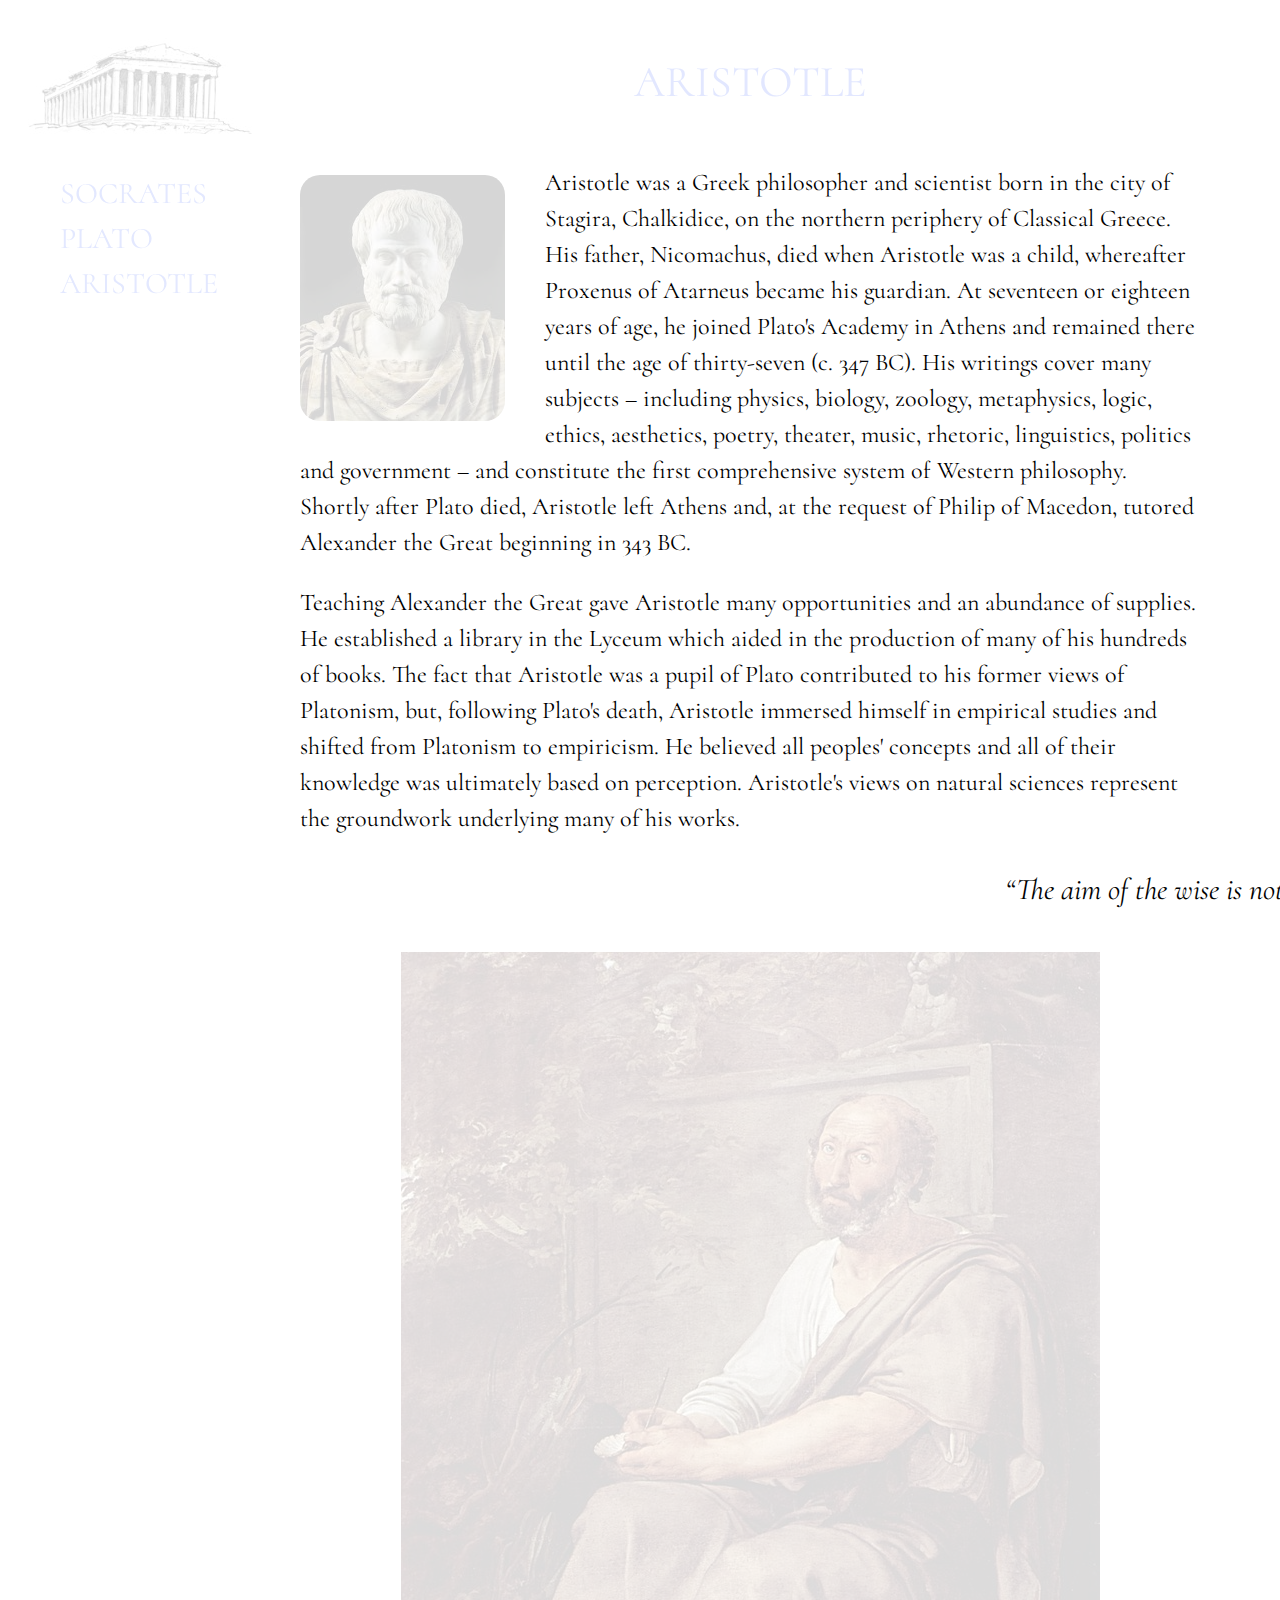
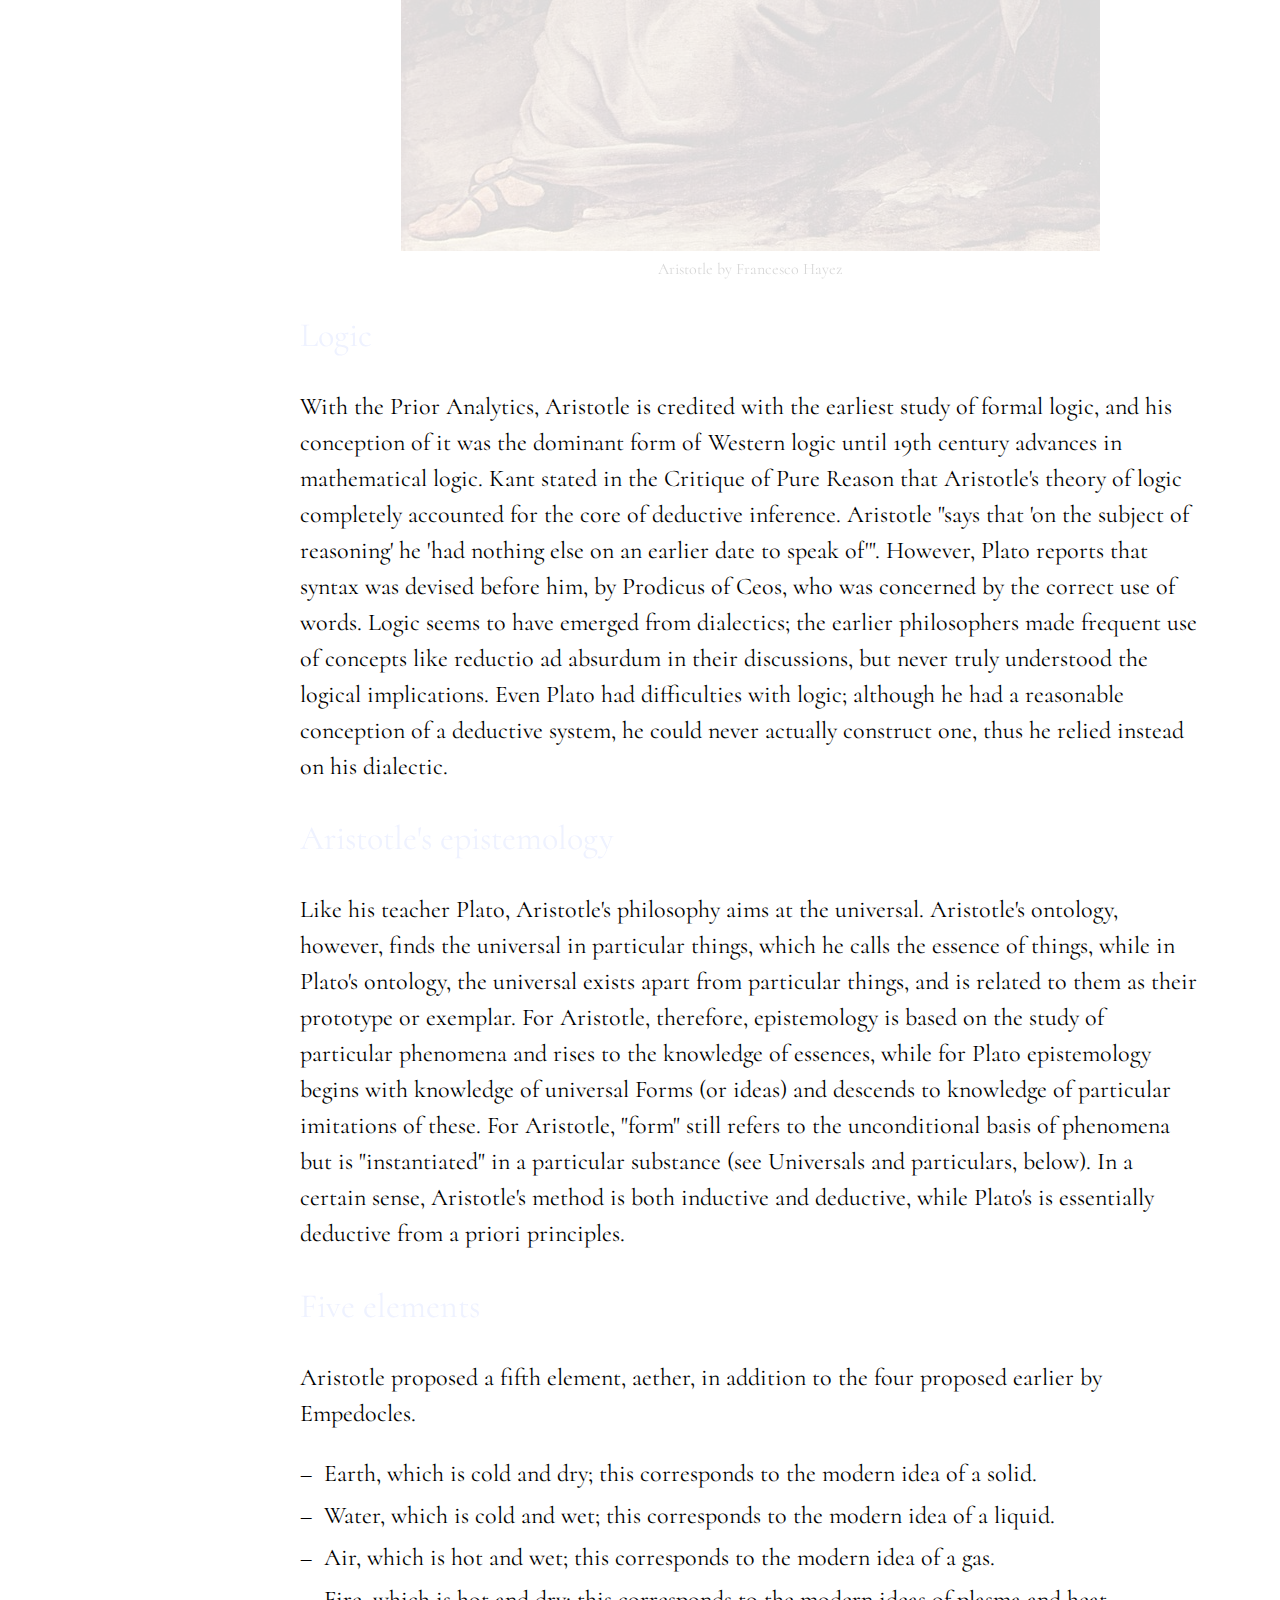
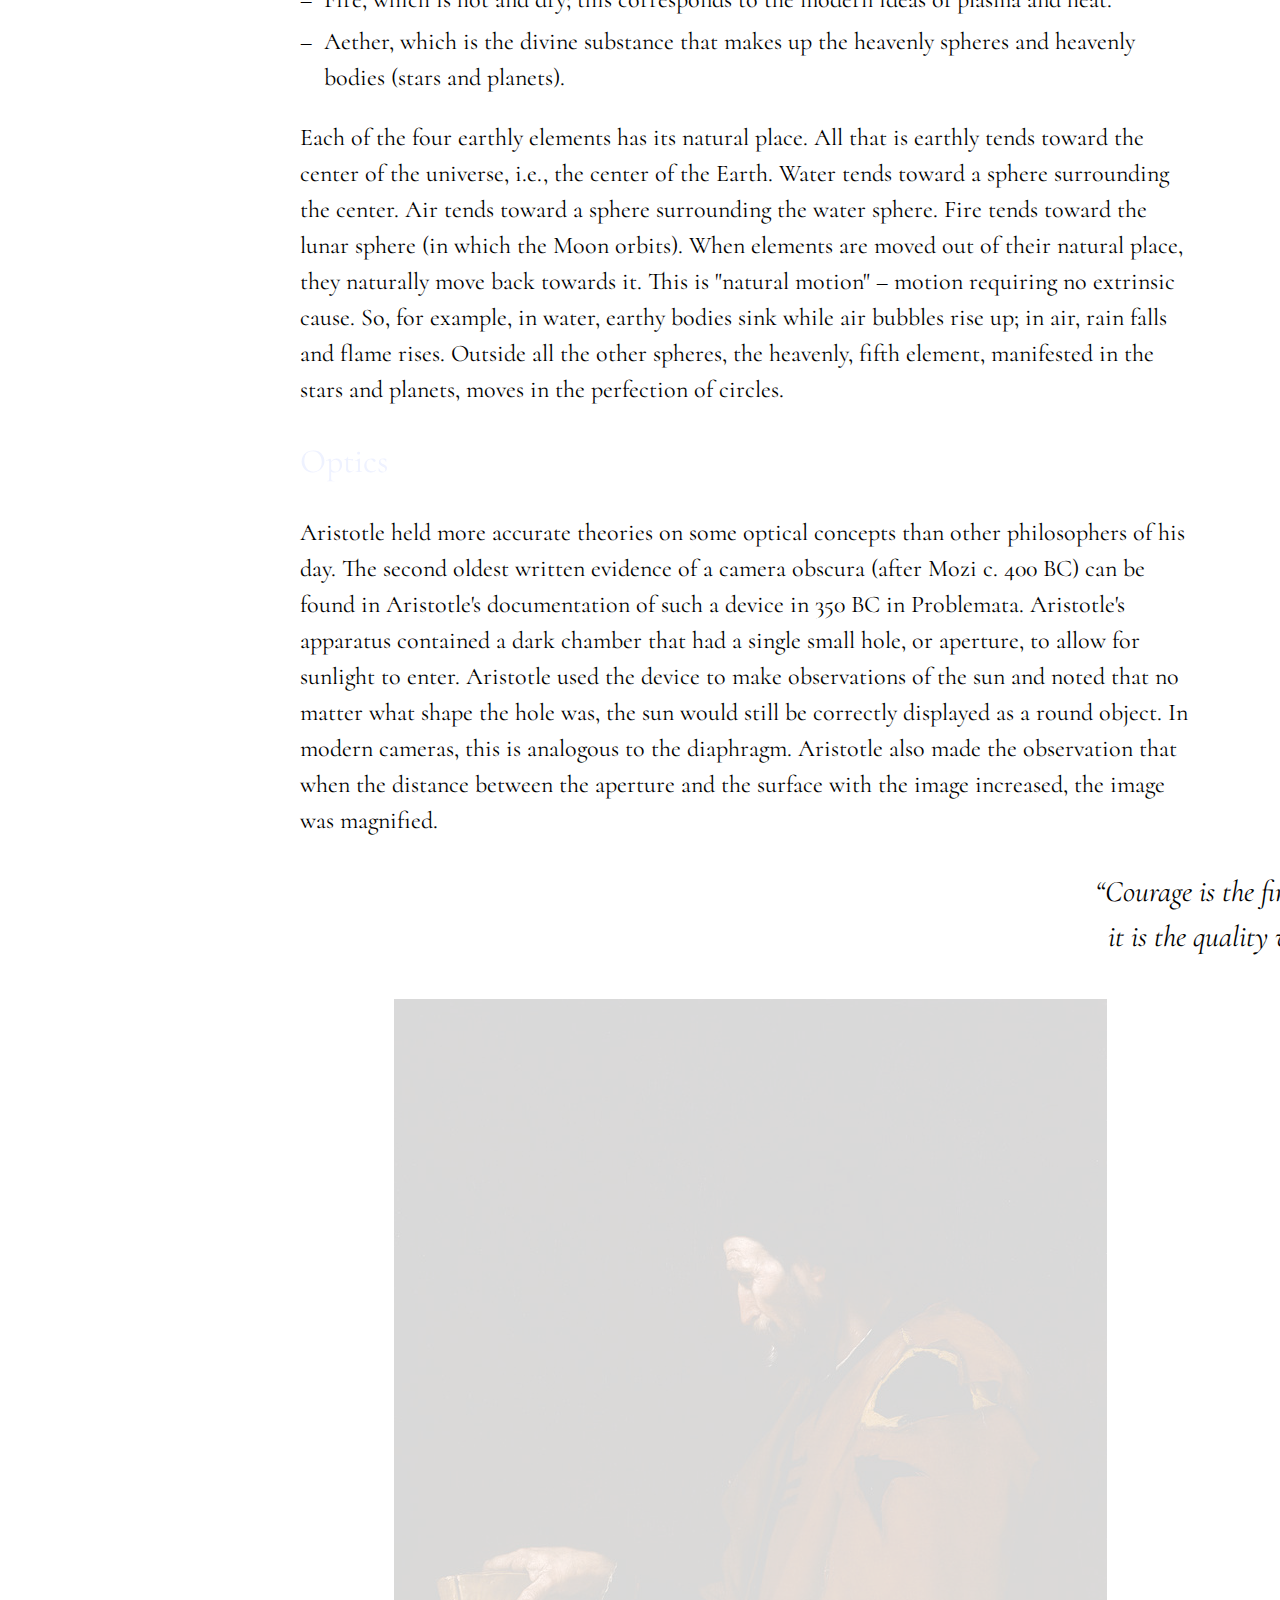
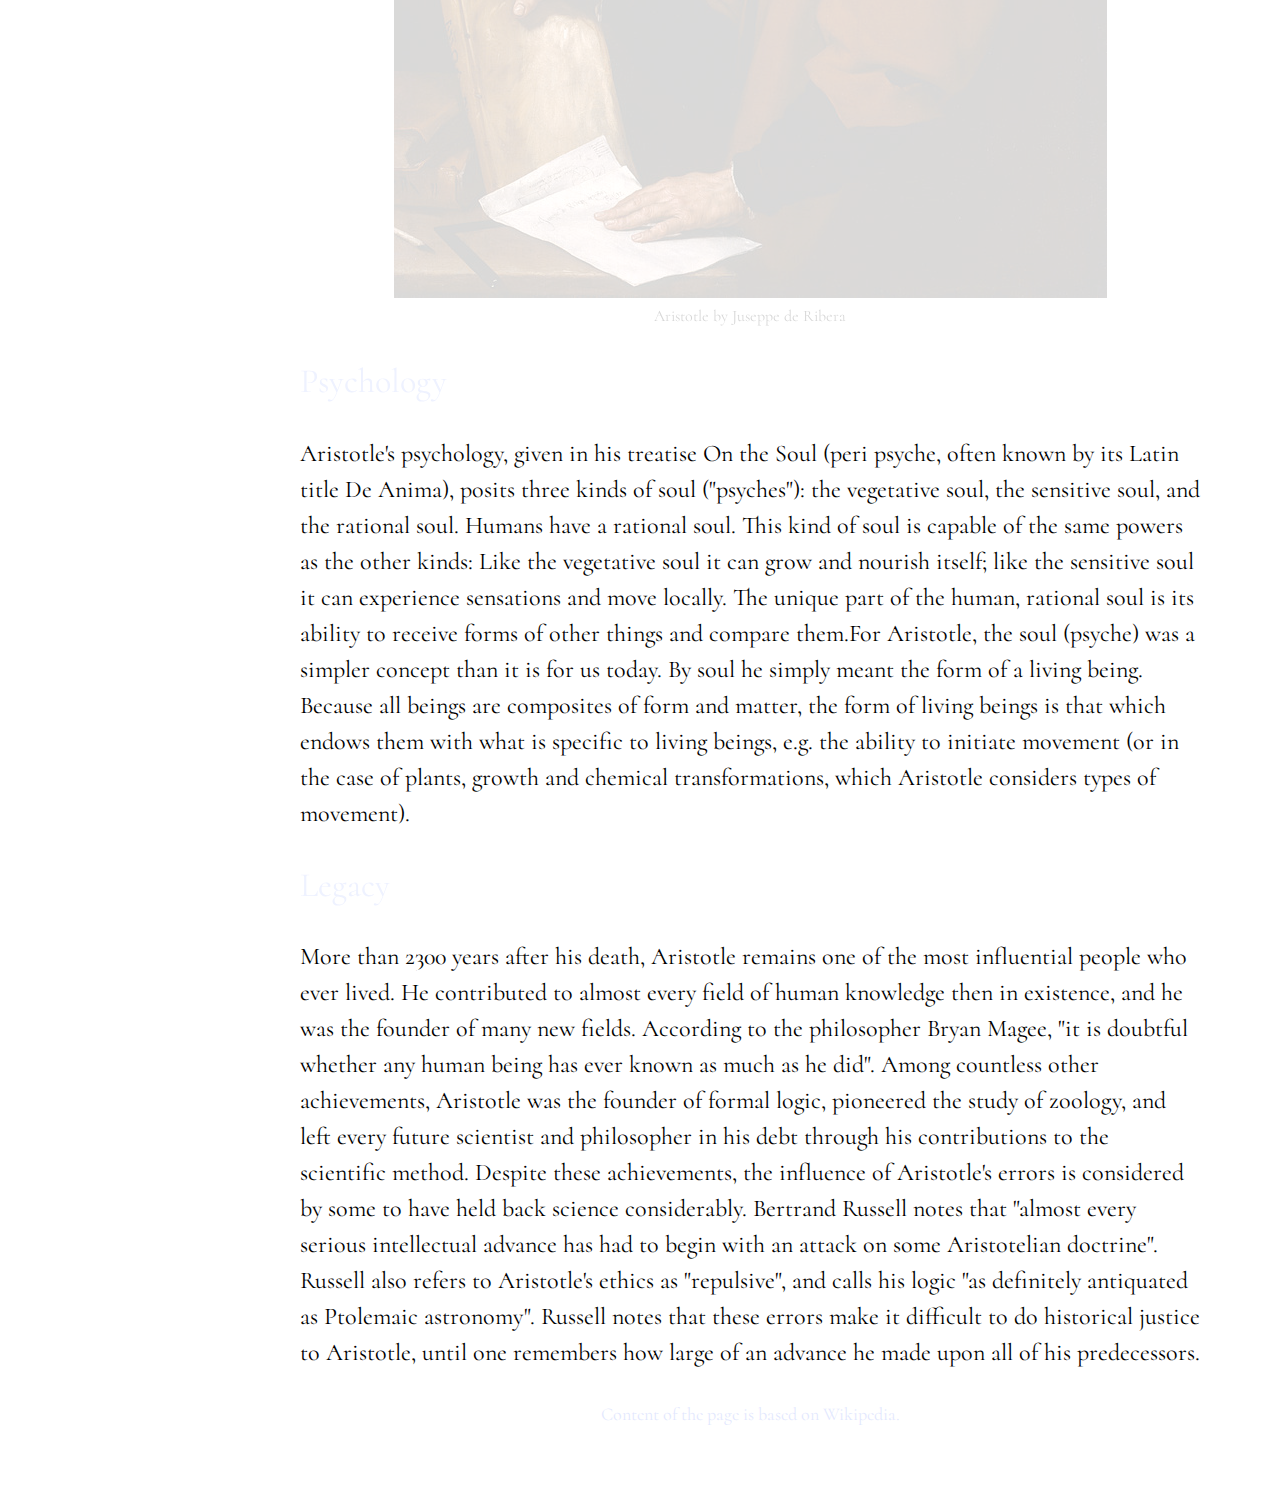
<file: aristotle.html>
<!DOCTYPE html>
<html>
    <head>
        <meta charset="utf-8">
        <title>Aristotle</title>
        <link rel="stylesheet" type="text/css" href="philosopher.css">
        <link href="https://fonts.googleapis.com/css?family=Cormorant" rel="stylesheet">
        <link href="lightbox/css/lightbox.min.css" rel="stylesheet">
        <script src="https://ajax.googleapis.com/ajax/libs/jquery/3.1.1/jquery.min.js"></script>
        <script src="lightbox/js/lightbox.min.js"></script>
        <script src="GRphilosophy.js"></script> 
    </head>
    <body>
        <div class="nav-bar">
            <div class="logo">
                <a href="GR-philosophy.html">
                    <img src="images.jpeg" alt="logo">
                </a>
            </div>
            <div class="menu-list">
                <ul>
                    <li><a href="socrates.html">SOCRATES</a></li>
                    <li><a href="plato.html">PLATO</a></li>
                    <li><a href="aristotle.html">ARISTOTLE</a></li>
                </ul>
            </div>
        </div>
        <div class="container">
            <h1>ARISTOTLE</h1>
                <img class="philosopher-img" src="Aristotle-black.jpeg" alt="Aristotle">
                <p>Aristotle was a Greek philosopher and scientist born in the city of Stagira, Chalkidice, on the northern periphery of Classical Greece. His father, Nicomachus, died when Aristotle was a child, whereafter Proxenus of Atarneus became his guardian. At seventeen or eighteen years of age, he joined Plato's Academy in Athens and remained there until the age of thirty-seven (c. 347 BC). His writings cover many subjects – including physics, biology, zoology, metaphysics, logic, ethics, aesthetics, poetry, theater, music, rhetoric, linguistics, politics and government – and constitute the first comprehensive system of Western philosophy. Shortly after Plato died, Aristotle left Athens and, at the request of Philip of Macedon, tutored Alexander the Great beginning in 343 BC.</p>
                <p>Teaching Alexander the Great gave Aristotle many opportunities and an abundance of supplies. He established a library in the Lyceum which aided in the production of many of his hundreds of books. The fact that Aristotle was a pupil of Plato contributed to his former views of Platonism, but, following Plato's death, Aristotle immersed himself in empirical studies and shifted from Platonism to empiricism. He believed all peoples' concepts and all of their knowledge was ultimately based on perception. Aristotle's views on natural sciences represent the groundwork underlying many of his works.</p>
                <p class="motto"><em>“The aim of the wise is not to secure pleasure, but to avoid pain.”</em></p>
                <figure>
                    <a data-lightbox="img1" href="Large_Francesco_Hayez_001.jpg"><img src="699px-Francesco_Hayez_001.jpg" alt="Aristotle"></a>
                    <figcaption>Aristotle by Francesco Hayez</figcaption>
                </figure>
                <h2>Logic</h2>
                <p>With the Prior Analytics, Aristotle is credited with the earliest study of formal logic, and his conception of it was the dominant form of Western logic until 19th century advances in mathematical logic. Kant stated in the Critique of Pure Reason that Aristotle's theory of logic completely accounted for the core of deductive inference. Aristotle "says that 'on the subject of reasoning' he 'had nothing else on an earlier date to speak of'". However, Plato reports that syntax was devised before him, by Prodicus of Ceos, who was concerned by the correct use of words. Logic seems to have emerged from dialectics; the earlier philosophers made frequent use of concepts like reductio ad absurdum in their discussions, but never truly understood the logical implications. Even Plato had difficulties with logic; although he had a reasonable conception of a deductive system, he could never actually construct one, thus he relied instead on his dialectic.</p>
                <h2>Aristotle's epistemology</h2>
                <p>Like his teacher Plato, Aristotle's philosophy aims at the universal. Aristotle's ontology, however, finds the universal in particular things, which he calls the essence of things, while in Plato's ontology, the universal exists apart from particular things, and is related to them as their prototype or exemplar. For Aristotle, therefore, epistemology is based on the study of particular phenomena and rises to the knowledge of essences, while for Plato epistemology begins with knowledge of universal Forms (or ideas) and descends to knowledge of particular imitations of these. For Aristotle, "form" still refers to the unconditional basis of phenomena but is "instantiated" in a particular substance (see Universals and particulars, below). In a certain sense, Aristotle's method is both inductive and deductive, while Plato's is essentially deductive from a priori principles.</p>
                <h2>Five elements</h2>
                <p>Aristotle proposed a fifth element, aether, in addition to the four proposed earlier by Empedocles.</p>
                <ul>
                    <li>Earth, which is cold and dry; this corresponds to the modern idea of a solid.</li>
                    <li>Water, which is cold and wet; this corresponds to the modern idea of a liquid.</li>
                    <li>Air, which is hot and wet; this corresponds to the modern idea of a gas.</li>
                    <li>Fire, which is hot and dry; this corresponds to the modern ideas of plasma and heat.</li>
                    <li>Aether, which is the divine substance that makes up the heavenly spheres and heavenly bodies (stars and planets).</li>
                </ul>
                <p>Each of the four earthly elements has its natural place. All that is earthly tends toward the center of the universe, i.e., the center of the Earth. Water tends toward a sphere surrounding the center. Air tends toward a sphere surrounding the water sphere. Fire tends toward the lunar sphere (in which the Moon orbits). When elements are moved out of their natural place, they naturally move back towards it. This is "natural motion" – motion requiring no extrinsic cause. So, for example, in water, earthy bodies sink while air bubbles rise up; in air, rain falls and flame rises. Outside all the other spheres, the heavenly, fifth element, manifested in the stars and planets, moves in the perfection of circles.</p>
                <h2>Optics</h2>
                <p>Aristotle held more accurate theories on some optical concepts than other philosophers of his day. The second oldest written evidence of a camera obscura (after Mozi c. 400 BC) can be found in Aristotle's documentation of such a device in 350 BC in Problemata. Aristotle's apparatus contained a dark chamber that had a single small hole, or aperture, to allow for sunlight to enter. Aristotle used the device to make observations of the sun and noted that no matter what shape the hole was, the sun would still be correctly displayed as a round object. In modern cameras, this is analogous to the diaphragm. Aristotle also made the observation that when the distance between the aperture and the surface with the image increased, the image was magnified.</p>
                <p class="motto"><em>“Courage is the first of human qualities because <br>it is the quality which guarantees the others.”</em></p>
                <figure>
                    <a data-lightbox="img1" href="Large_Aristotle_by_Jusepe_de_Ribera.jpg"><img src="Aristotle_by_Jusepe_de_Ribera.jpg" alt="Aristotle"></a>
                    <figcaption>Aristotle by Juseppe de Ribera</figcaption>
                </figure>
                <h2>Psychology</h2>
                <p>Aristotle's psychology, given in his treatise On the Soul (peri psyche, often known by its Latin title De Anima), posits three kinds of soul ("psyches"): the vegetative soul, the sensitive soul, and the rational soul. Humans have a rational soul. This kind of soul is capable of the same powers as the other kinds: Like the vegetative soul it can grow and nourish itself; like the sensitive soul it can experience sensations and move locally. The unique part of the human, rational soul is its ability to receive forms of other things and compare them.For Aristotle, the soul (psyche) was a simpler concept than it is for us today. By soul he simply meant the form of a living being. Because all beings are composites of form and matter, the form of living beings is that which endows them with what is specific to living beings, e.g. the ability to initiate movement (or in the case of plants, growth and chemical transformations, which Aristotle considers types of movement).</p>
                <h2>Legacy</h2>
                <p>More than 2300 years after his death, Aristotle remains one of the most influential people who ever lived. He contributed to almost every field of human knowledge then in existence, and he was the founder of many new fields. According to the philosopher Bryan Magee, "it is doubtful whether any human being has ever known as much as he did". Among countless other achievements, Aristotle was the founder of formal logic, pioneered the study of zoology, and left every future scientist and philosopher in his debt through his contributions to the scientific method. Despite these achievements, the influence of Aristotle's errors is considered by some to have held back science considerably. Bertrand Russell notes that "almost every serious intellectual advance has had to begin with an attack on some Aristotelian doctrine". Russell also refers to Aristotle's ethics as "repulsive", and calls his logic "as definitely antiquated as Ptolemaic astronomy". Russell notes that these errors make it difficult to do historical justice to Aristotle, until one remembers how large of an advance he made upon all of his predecessors.</p>
                <div class="footer"><a href="https://en.wikipedia.org/wiki/Aristotle" target="_blank">Content of the page is based on Wikipedia.</a></div>
	</div>
    </body>

</html>
</file>
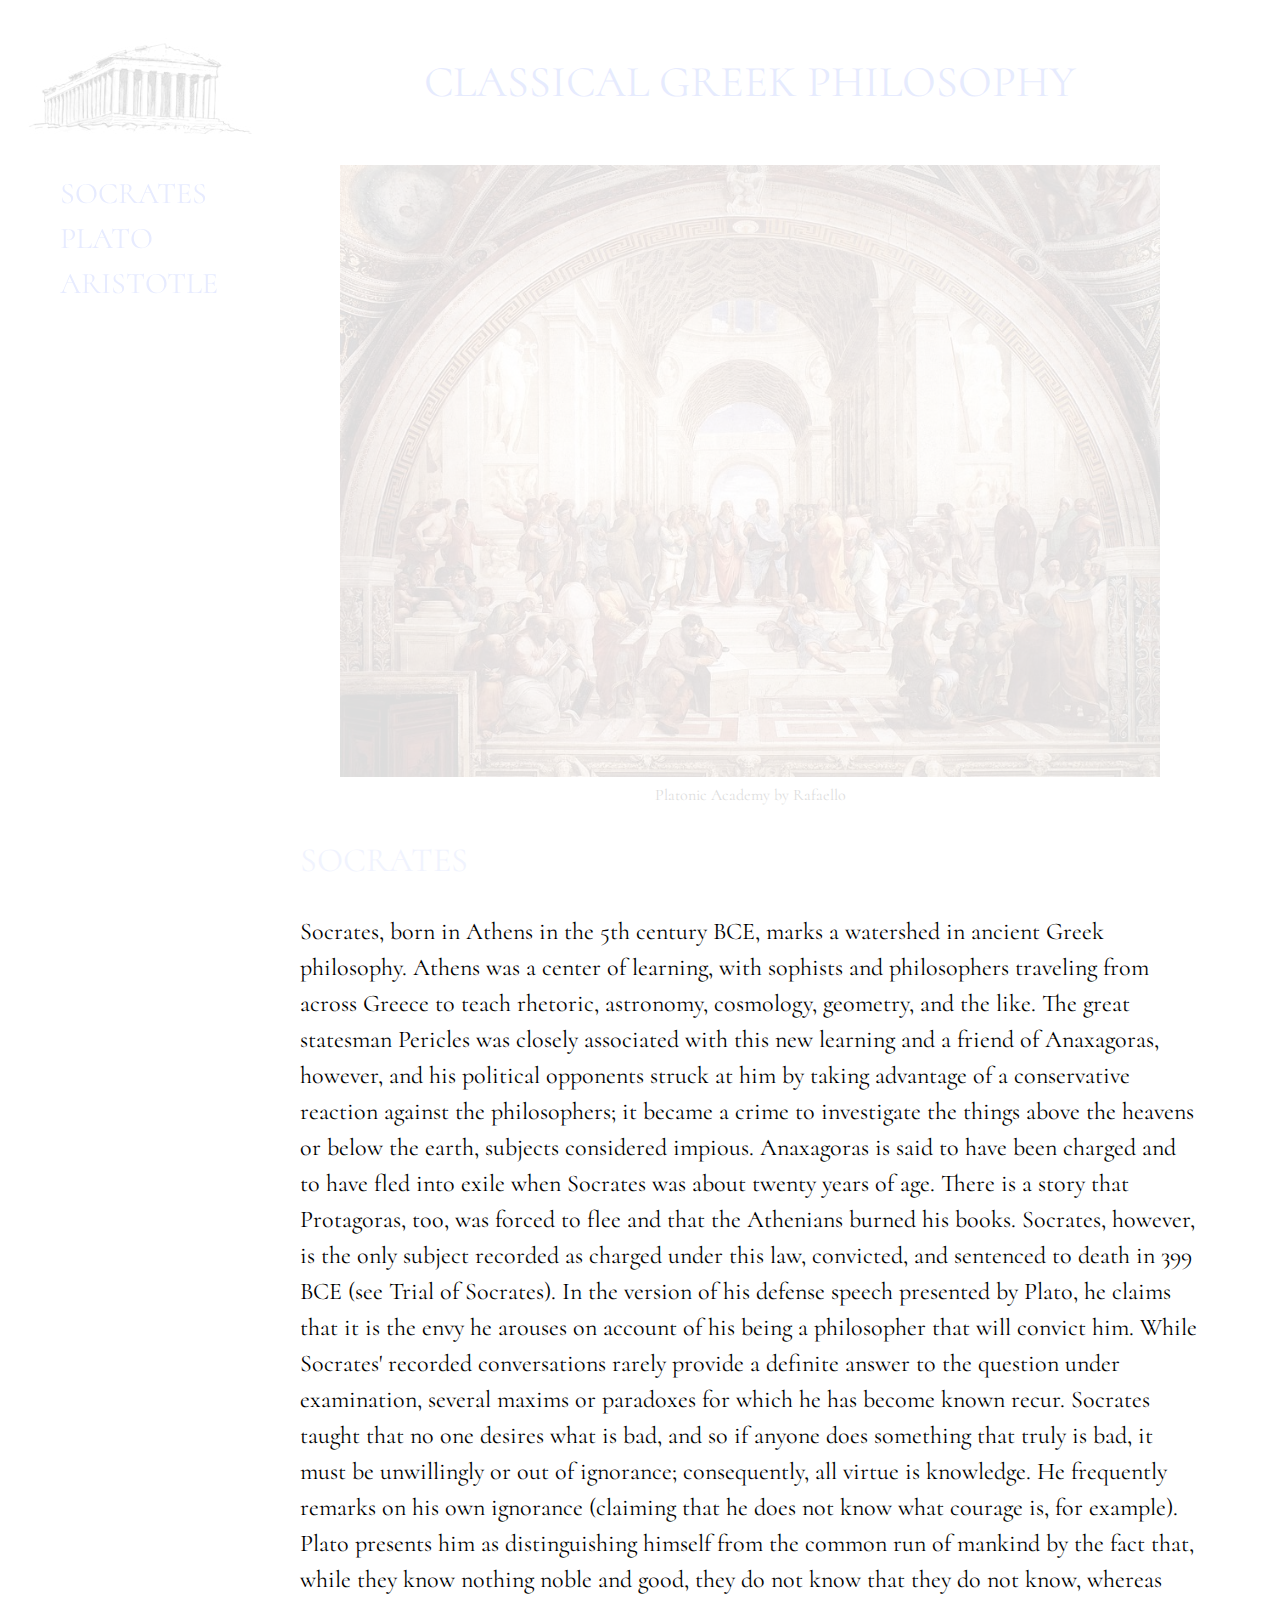
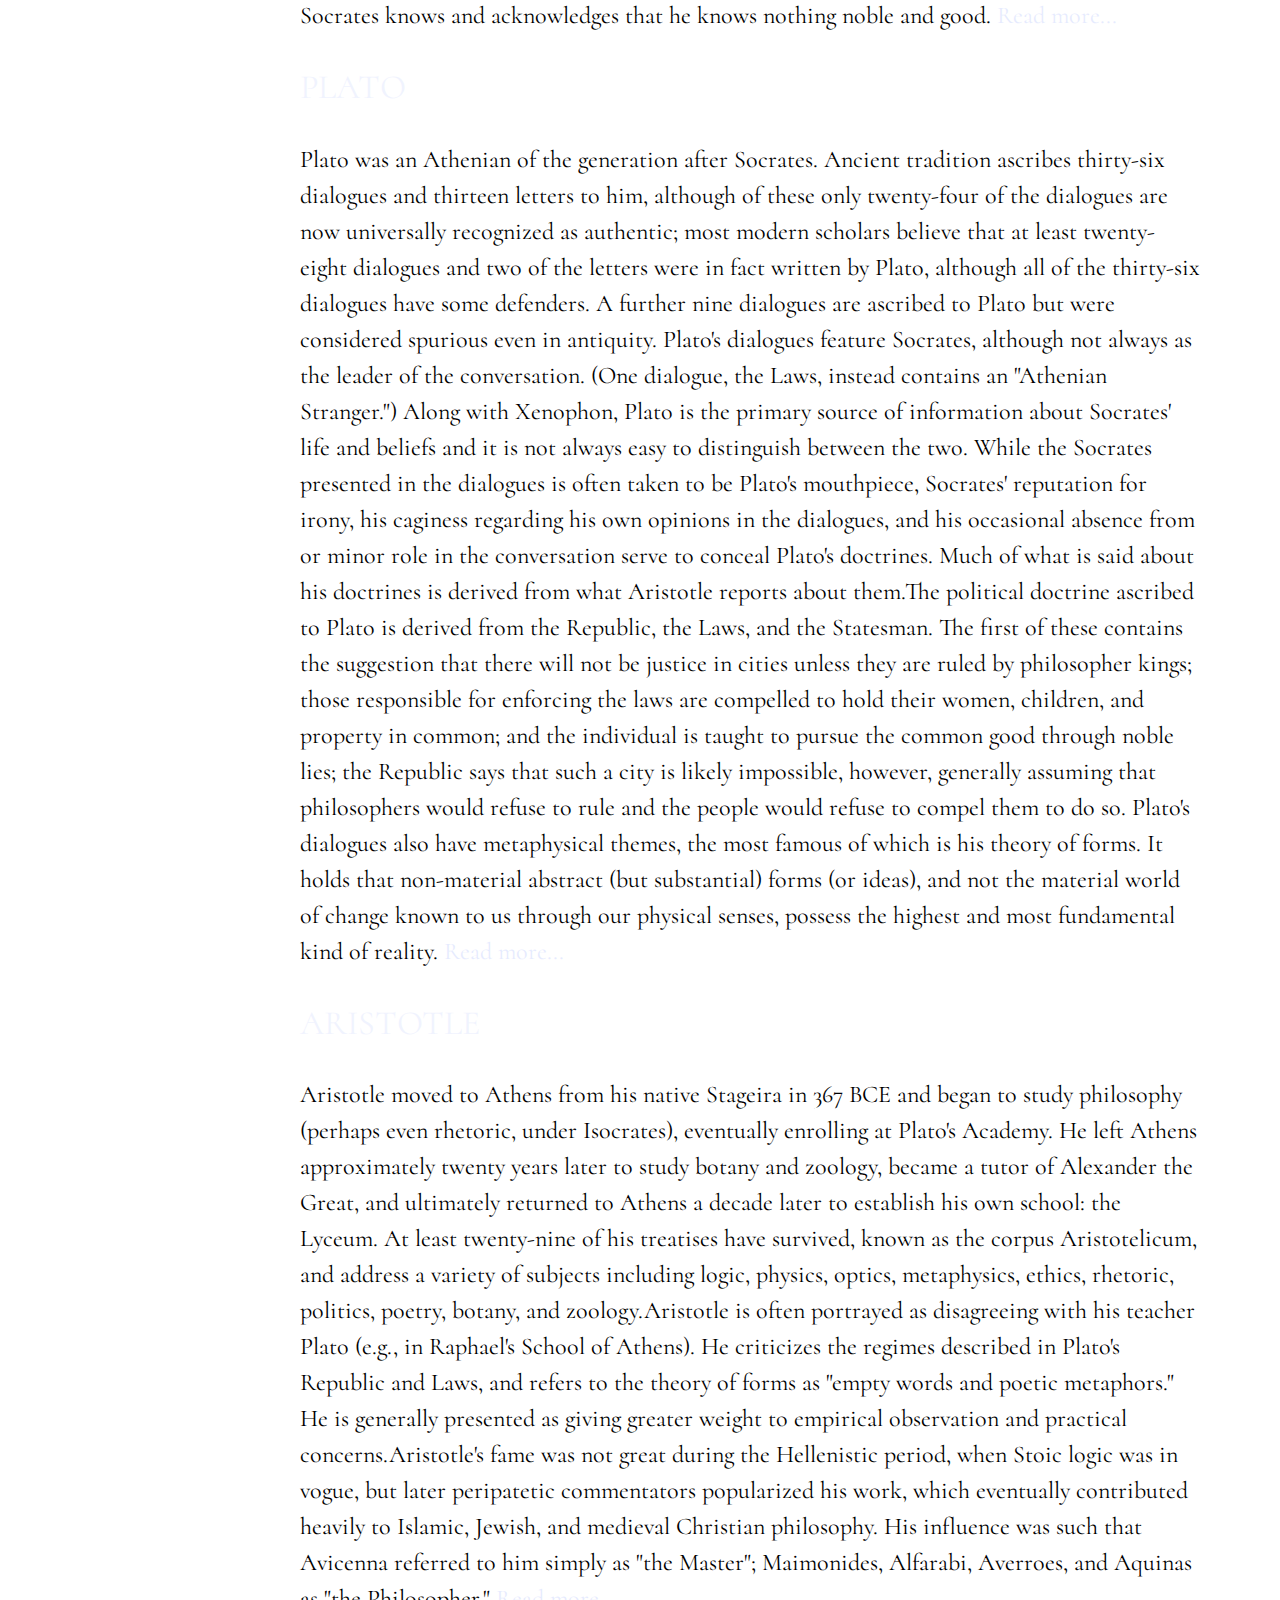
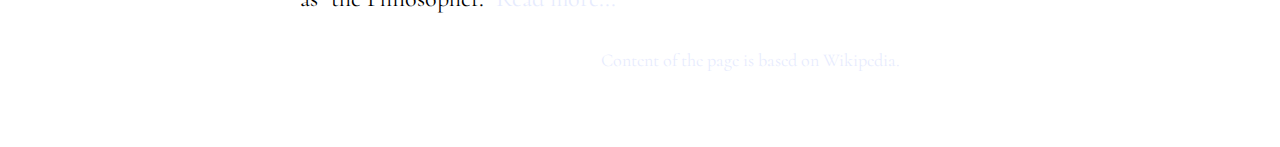
<file: GR-philosophy.html>
<!DOCTYPE html>
<html>
    <head>
        <title>Greek philosophy</title>
        <meta charset="utf-8">
        <link rel="stylesheet" type="text/css" href="philosopher.css">
        <link href="https://fonts.googleapis.com/css?family=Cormorant" rel="stylesheet">
        <link href="lightbox/css/lightbox.min.css" rel="stylesheet">
        <script src="https://ajax.googleapis.com/ajax/libs/jquery/3.1.1/jquery.min.js"></script>
        <script src="lightbox/js/lightbox.min.js"></script>
        <script src="GRphilosophy.js"></script>
        
<!--         <script>
        $(document).ready(function(){
            
                $("h1").fadeIn(3000);
                
        });
        </script> -->
    </head>
    <body>
        <div class="nav-bar">
            <div class="logo">
                <a href="#">
                    <img src="images.jpeg" alt="logo">
                </a>
            </div>   
            <div class="menu-list">
                <ul>
                    <li><a href="#socrates">SOCRATES</a></li>
                    <li><a href="#plato">PLATO</a></li>
                    <li><a href="#aristotle">ARISTOTLE</a></li>
                </ul>    
            </div>
	    </div>
        <div class="container">
            <h1>CLASSICAL GREEK PHILOSOPHY</h1>
	        <figure>
                <a data-lightbox="img1" href="Sanzio_01.jpg"><img src="Rafaello-Plato%20academy.jpg" alt="Platonic academy"></a>
                <figcaption>Platonic Academy by Rafaello</figcaption>
            </figure>
            <h2 id="socrates">SOCRATES</h2>
            <p>Socrates, born in Athens in the 5th century BCE, marks a watershed in ancient Greek philosophy. Athens was a center of learning, with sophists and philosophers traveling from across Greece to teach rhetoric, astronomy, cosmology, geometry, and the like. The great statesman Pericles was closely associated with this new learning and a friend of Anaxagoras, however, and his political opponents struck at him by taking advantage of a conservative reaction against the philosophers; it became a crime to investigate the things above the heavens or below the earth, subjects considered impious. Anaxagoras is said to have been charged and to have fled into exile when Socrates was about twenty years of age.  There is a story that Protagoras, too, was forced to flee and that the Athenians burned his books. Socrates, however, is the only subject recorded as charged under this law, convicted, and sentenced to death in 399 BCE (see Trial of Socrates). In the version of his defense speech presented by Plato, he claims that it is the envy he arouses on account of his being a philosopher that will convict him. While Socrates' recorded conversations rarely provide a definite answer to the question under examination, several maxims or paradoxes for which he has become known recur. Socrates taught that no one desires what is bad, and so if anyone does something that truly is bad, it must be unwillingly or out of ignorance; consequently, all virtue is knowledge. He frequently remarks on his own ignorance (claiming that he does not know what courage is, for example). Plato presents him as distinguishing himself from the common run of mankind by the fact that, while they know nothing noble and good, they do not know that they do not know, whereas Socrates knows and acknowledges that he knows nothing noble and good. 
            <a class="active"  href="socrates.html"> Read more...</a></p>
            <h2 id="plato">PLATO</h2>
            <p>Plato was an Athenian of the generation after Socrates. Ancient tradition ascribes thirty-six dialogues and thirteen letters to him, although of these only twenty-four of the dialogues are now universally recognized as authentic; most modern scholars believe that at least twenty-eight dialogues and two of the letters were in fact written by Plato, although all of the thirty-six dialogues have some defenders. A further nine dialogues are ascribed to Plato but were considered spurious even in antiquity. Plato's dialogues feature Socrates, although not always as the leader of the conversation. (One dialogue, the Laws, instead contains an "Athenian Stranger.") Along with Xenophon, Plato is the primary source of information about Socrates' life and beliefs and it is not always easy to distinguish between the two. While the Socrates presented in the dialogues is often taken to be Plato's mouthpiece, Socrates' reputation for irony, his caginess regarding his own opinions in the dialogues, and his occasional absence from or minor role in the conversation serve to conceal Plato's doctrines. Much of what is said about his doctrines is derived from what Aristotle reports about them.The political doctrine ascribed to Plato is derived from the Republic, the Laws, and the Statesman. The first of these contains the suggestion that there will not be justice in cities unless they are ruled by philosopher kings; those responsible for enforcing the laws are compelled to hold their women, children, and property in common; and the individual is taught to pursue the common good through noble lies; the Republic says that such a city is likely impossible, however, generally assuming that philosophers would refuse to rule and the people would refuse to compel them to do so. Plato's dialogues also have metaphysical themes, the most famous of which is his theory of forms. It holds that non-material abstract (but substantial) forms (or ideas), and not the material world of change known to us through our physical senses, possess the highest and most fundamental kind of reality. 
            <a class="active"  href="plato.html"> Read more...</a></p>
            <h2 id="aristotle">ARISTOTLE</h2>
            <p>Aristotle moved to Athens from his native Stageira in 367 BCE and began to study philosophy (perhaps even rhetoric, under Isocrates), eventually enrolling at Plato's Academy. He left Athens approximately twenty years later to study botany and zoology, became a tutor of Alexander the Great, and ultimately returned to Athens a decade later to establish his own school: the Lyceum. At least twenty-nine of his treatises have survived, known as the corpus Aristotelicum, and address a variety of subjects including logic, physics, optics, metaphysics, ethics, rhetoric, politics, poetry, botany, and zoology.Aristotle is often portrayed as disagreeing with his teacher Plato (e.g., in Raphael's School of Athens). He criticizes the regimes described in Plato's Republic and Laws, and refers to the theory of forms as "empty words and poetic metaphors." He is generally presented as giving greater weight to empirical observation and practical concerns.Aristotle's fame was not great during the Hellenistic period, when Stoic logic was in vogue, but later peripatetic commentators popularized his work, which eventually contributed heavily to Islamic, Jewish, and medieval Christian philosophy. His influence was such that Avicenna referred to him simply as "the Master"; Maimonides, Alfarabi, Averroes, and Aquinas as "the Philosopher." 
            <a class="active"  href="aristotle.html"> Read more...</a></p>    
            <div class="footer"><a href="https://en.wikipedia.org/wiki/Ancient_Greek_philosophy#Classical_Greek_philosophy" target="_blank">Content of the page is based on Wikipedia.</a></div>
        </div>
        
            
        
        
    </body>
</html>
</file>
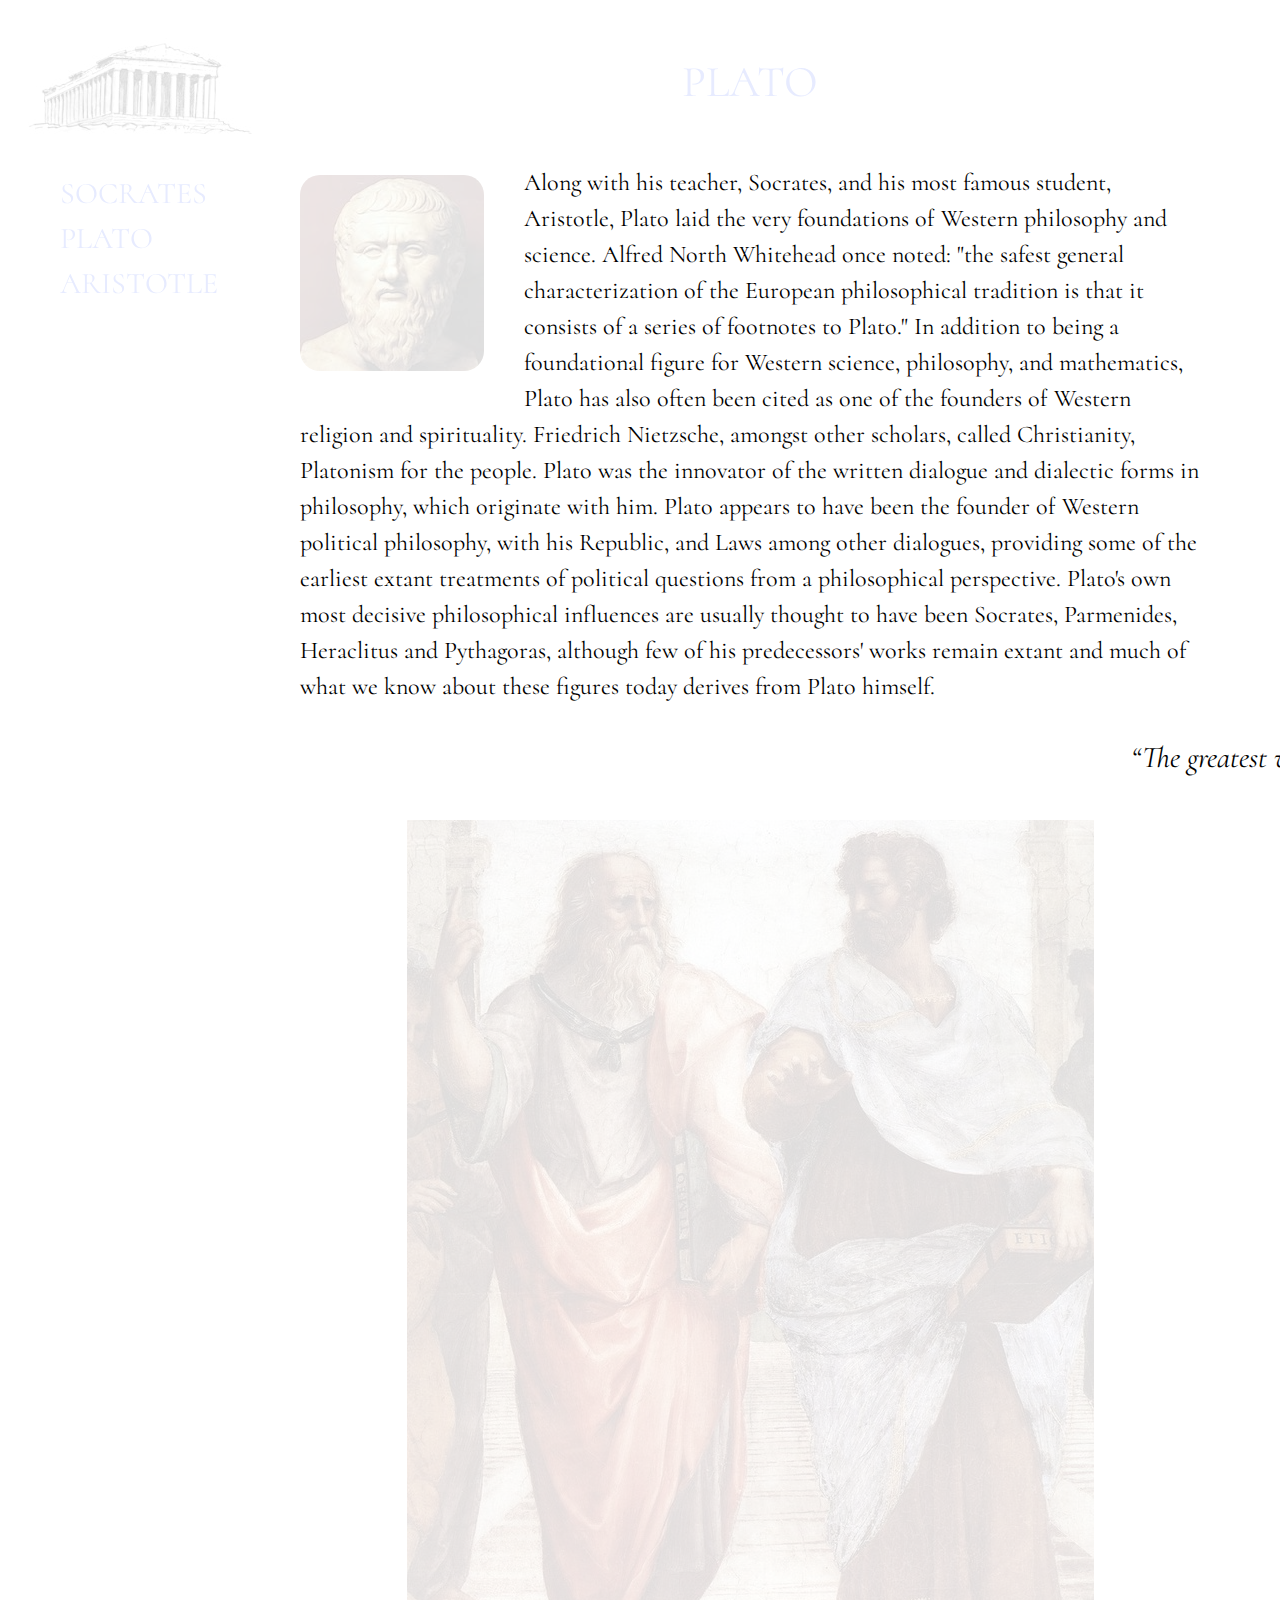
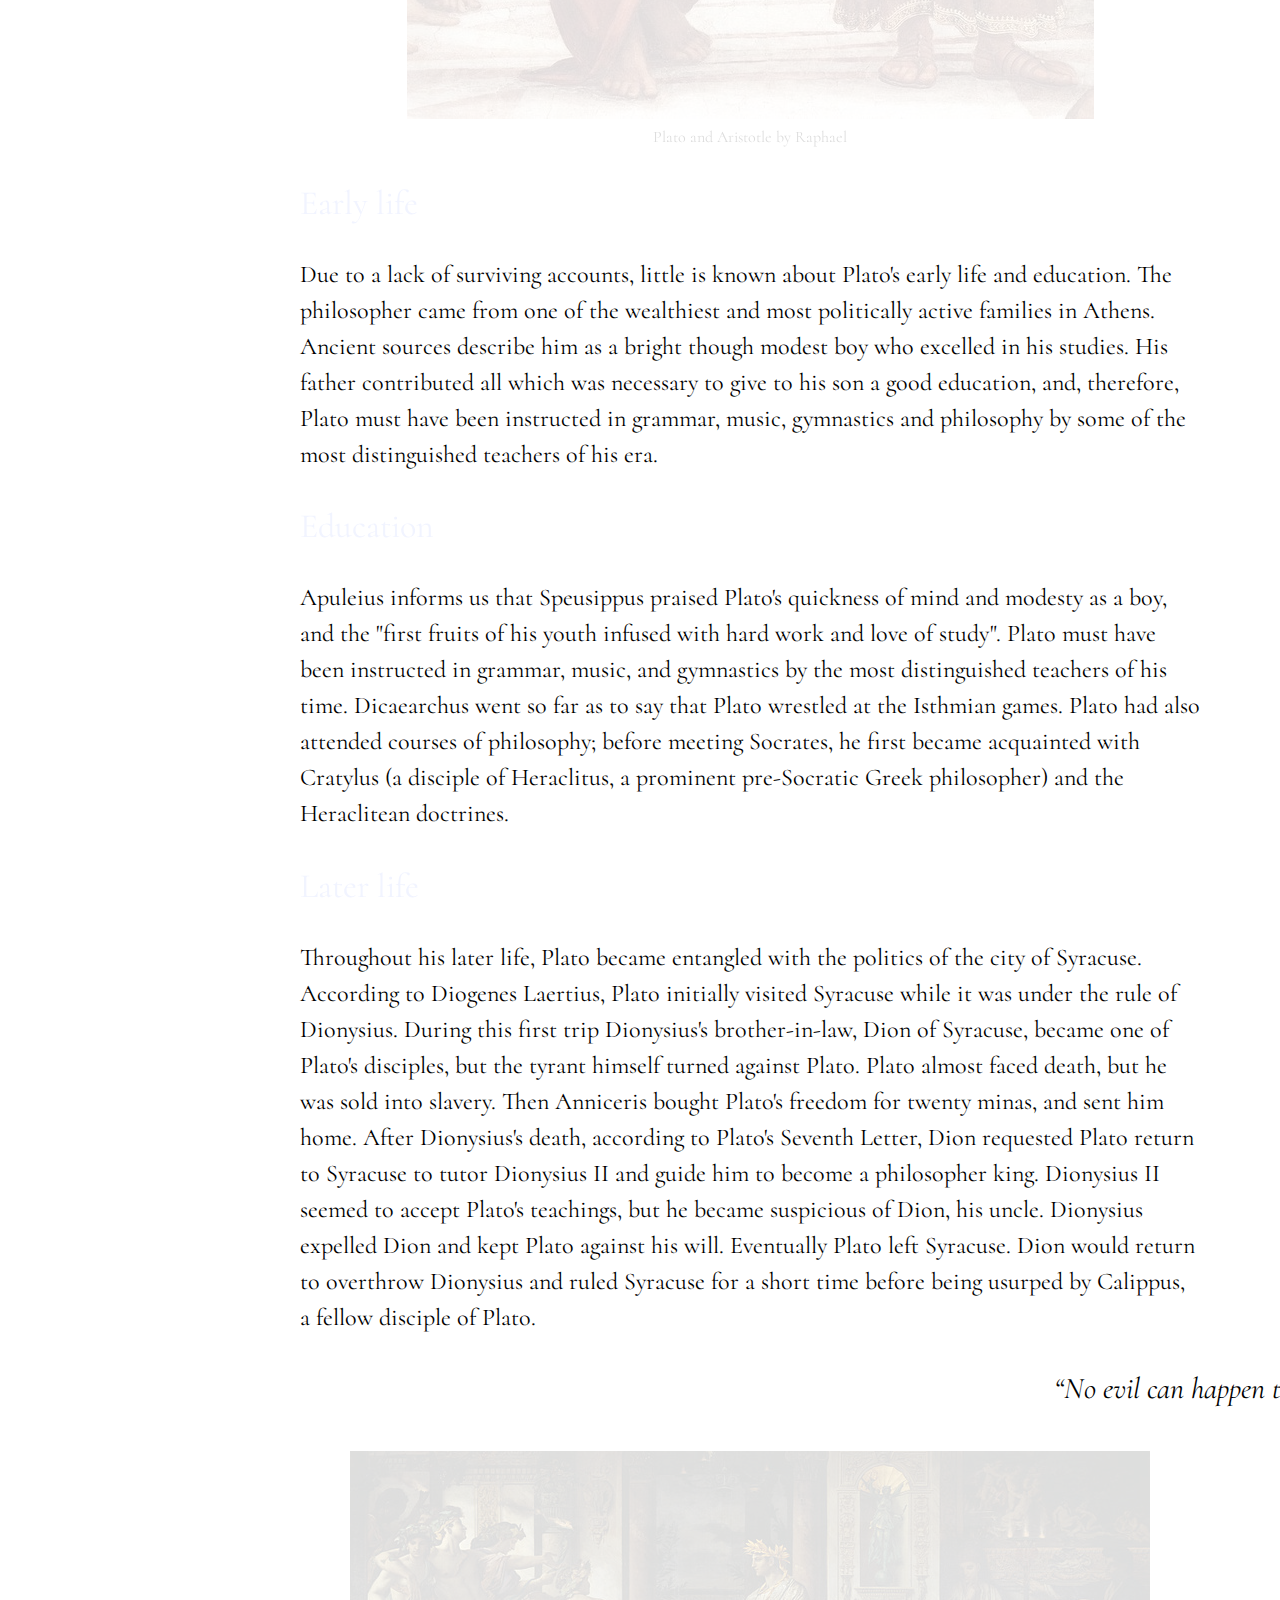
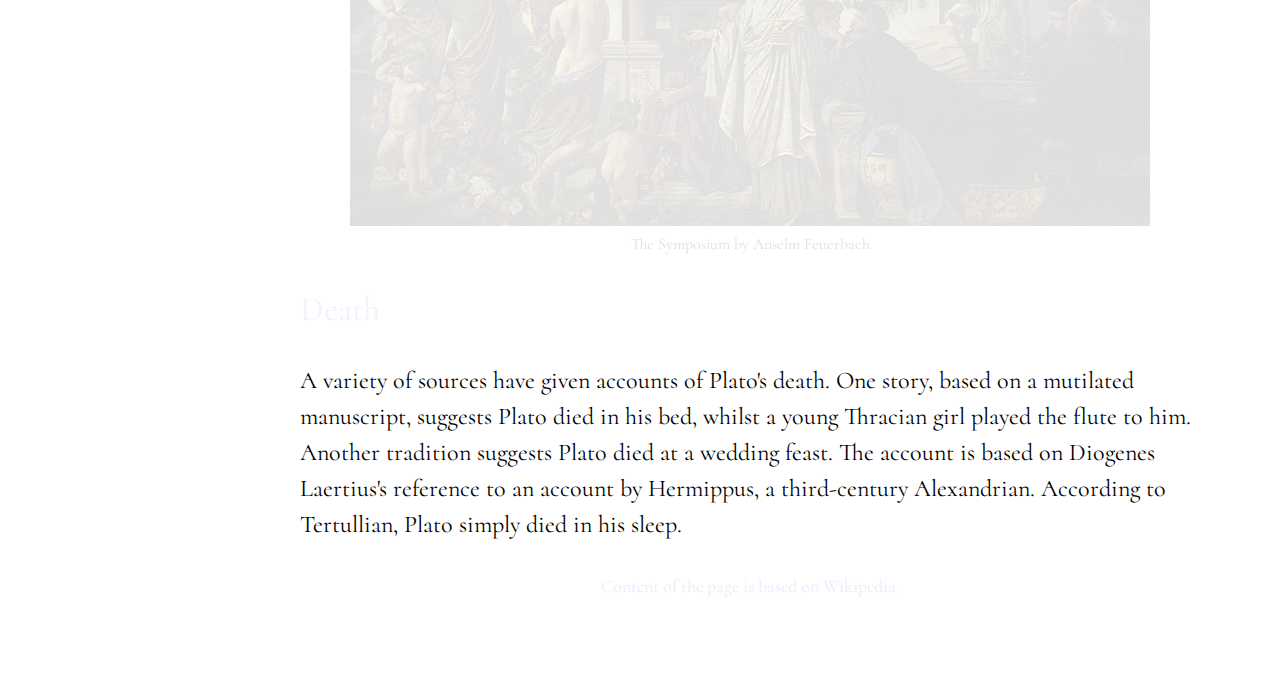
<file: plato.html>
<!DOCTYPE html>
<html>
    <head>
        <meta charset="utf-8">
        <title>Plato</title>
        <link rel="stylesheet" type="text/css" href="philosopher.css">
        <link href="https://fonts.googleapis.com/css?family=Cormorant" rel="stylesheet">
        <link href="lightbox/css/lightbox.min.css" rel="stylesheet">
        <script src="https://ajax.googleapis.com/ajax/libs/jquery/3.1.1/jquery.min.js"></script>
        <script src="lightbox/js/lightbox.min.js"></script>
        <script src="GRphilosophy.js"></script>         
    </head>
    <body>
        <div class="nav-bar">
            <div class="logo">
                <a href="GR-philosophy.html">
                    <img src="images.jpeg" alt="logo">
                </a>
            </div>
            <div class="menu-list">
                <ul>
                    <li><a href="socrates.html">SOCRATES</a></li>
                    <li><a href="plato.html">PLATO</a></li>
                    <li><a href="aristotle.html">ARISTOTLE</a></li>
                </ul>
            </div>
        </div>
        <div class="container">
            <h1>PLATO</h1>
            	<img class="philosopher-img" src="plato.jpg" alt="Plato">
                <p>Along with his teacher, Socrates, and his most famous student, Aristotle, Plato laid the very foundations of Western philosophy and science. Alfred North Whitehead once noted: "the safest general characterization of the European philosophical tradition is that it consists of a series of footnotes to Plato." In addition to being a foundational figure for Western science, philosophy, and mathematics, Plato has also often been cited as one of the founders of Western religion and spirituality. Friedrich Nietzsche, amongst other scholars, called Christianity, Platonism for the people. Plato was the innovator of the written dialogue and dialectic forms in philosophy, which originate with him. Plato appears to have been the founder of Western political philosophy, with his Republic, and Laws among other dialogues, providing some of the earliest extant treatments of political questions from a philosophical perspective. Plato's own most decisive philosophical influences are usually thought to have been Socrates, Parmenides, Heraclitus and Pythagoras, although few of his predecessors' works remain extant and much of what we know about these figures today derives from Plato himself.</p>
                <p class="motto"><em>“The greatest wealth is to live content with little.”</em></p>
                <figure>
                    <a data-lightbox="img1" href="Large_Sanzio_01_Plato_Aristotle.jpg"><img src="Sanzio_01_Plato_Aristotle.jpg" alt="Plato and Aristotle"></a>
                    <figcaption>Plato and Aristotle by Raphael</figcaption>
                </figure>
                <h2>Early life</h2>
                <p>Due to a lack of surviving accounts, little is known about Plato's early life and education. The philosopher came from one of the wealthiest and most politically active families in Athens. Ancient sources describe him as a bright though modest boy who excelled in his studies. His father contributed all which was necessary to give to his son a good education, and, therefore, Plato must have been instructed in grammar, music, gymnastics and philosophy by some of the most distinguished teachers of his era.</p>
                <h2>Education</h2>
                <p>Apuleius informs us that Speusippus praised Plato's quickness of mind and modesty as a boy, and the "first fruits of his youth infused with hard work and love of study". Plato must have been instructed in grammar, music, and gymnastics by the most distinguished teachers of his time. Dicaearchus went so far as to say that Plato wrestled at the Isthmian games. Plato had also attended courses of philosophy; before meeting Socrates, he first became acquainted with Cratylus (a disciple of Heraclitus, a prominent pre-Socratic Greek philosopher) and the Heraclitean doctrines.</p>
                <h2>Later life</h2>
                <p>Throughout his later life, Plato became entangled with the politics of the city of Syracuse. According to Diogenes Laertius, Plato initially visited Syracuse while it was under the rule of Dionysius. During this first trip Dionysius's brother-in-law, Dion of Syracuse, became one of Plato's disciples, but the tyrant himself turned against Plato. Plato almost faced death, but he was sold into slavery. Then Anniceris bought Plato's freedom for twenty minas, and sent him home. After Dionysius's death, according to Plato's Seventh Letter, Dion requested Plato return to Syracuse to tutor Dionysius II and guide him to become a philosopher king. Dionysius II seemed to accept Plato's teachings, but he became suspicious of Dion, his uncle. Dionysius expelled Dion and kept Plato against his will. Eventually Plato left Syracuse. Dion would return to overthrow Dionysius and ruled Syracuse for a short time before being usurped by Calippus, a fellow disciple of Plato.</p>
                <p class="motto"><em>“No evil can happen to a good man, either in life or after death.”</em></p>
                <figure>
                    <a data-lightbox="img1" href="Large_Anselm_Feuerbach_-_Das_Gastmahl._Nach_Platon_(zweite_Fassung)_-_Google_Art_Project.jpg"><img src="800px-Anselm_Feuerbach_-_Das_Gastmahl._Nach_Platon_(zweite_Fassung)_-_Google_Art_Project.jpg" alt="The Symposium"></a>
                    <figcaption>The Symposium by Anselm Feuerbach</figcaption>
                </figure>
                <h2>Death</h2>
                <p>A variety of sources have given accounts of Plato's death. One story, based on a mutilated manuscript, suggests Plato died in his bed, whilst a young Thracian girl played the flute to him. Another tradition suggests Plato died at a wedding feast. The account is based on Diogenes Laertius's reference to an account by Hermippus, a third-century Alexandrian. According to Tertullian, Plato simply died in his sleep.</p>
                <div class="footer"><a href="https://en.wikipedia.org/wiki/Plato" target="_blank">Content of the page is based on Wikipedia.</a></div>
        </div>
    </body>
</html>
</file>
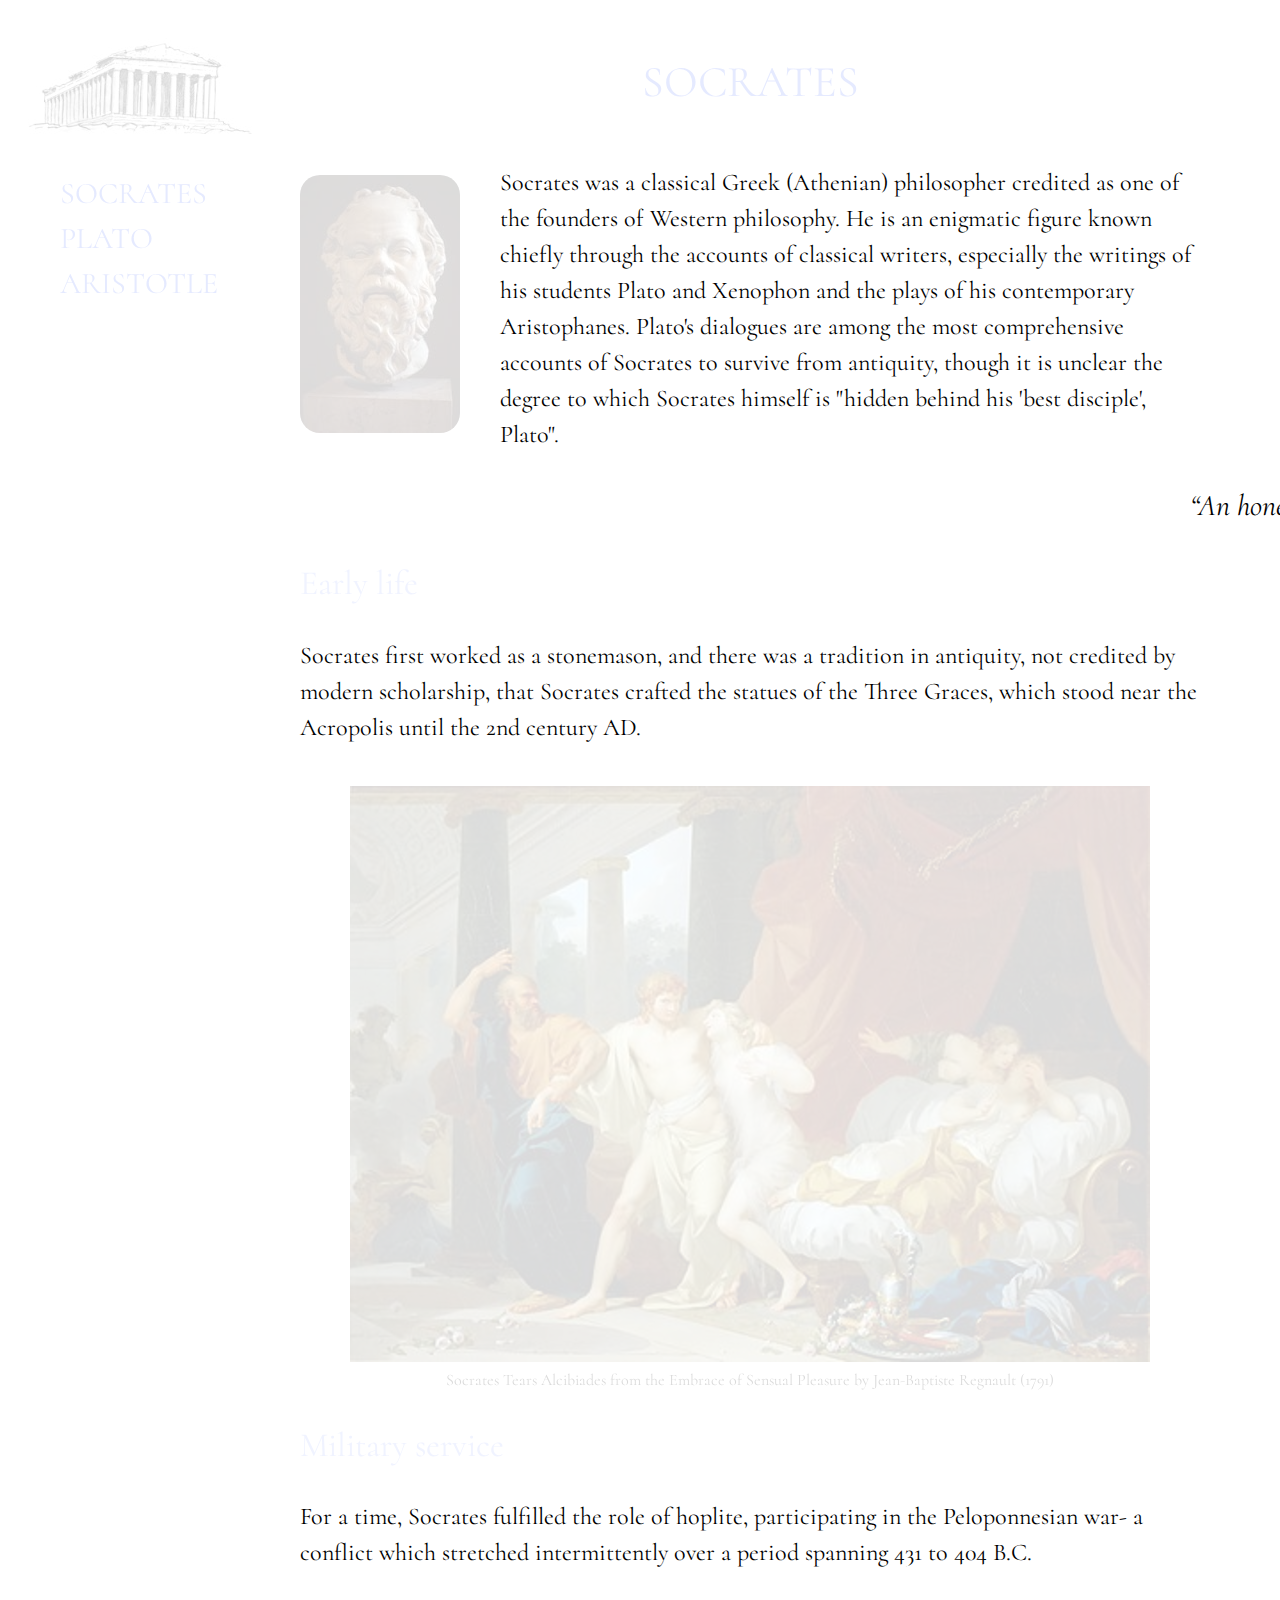
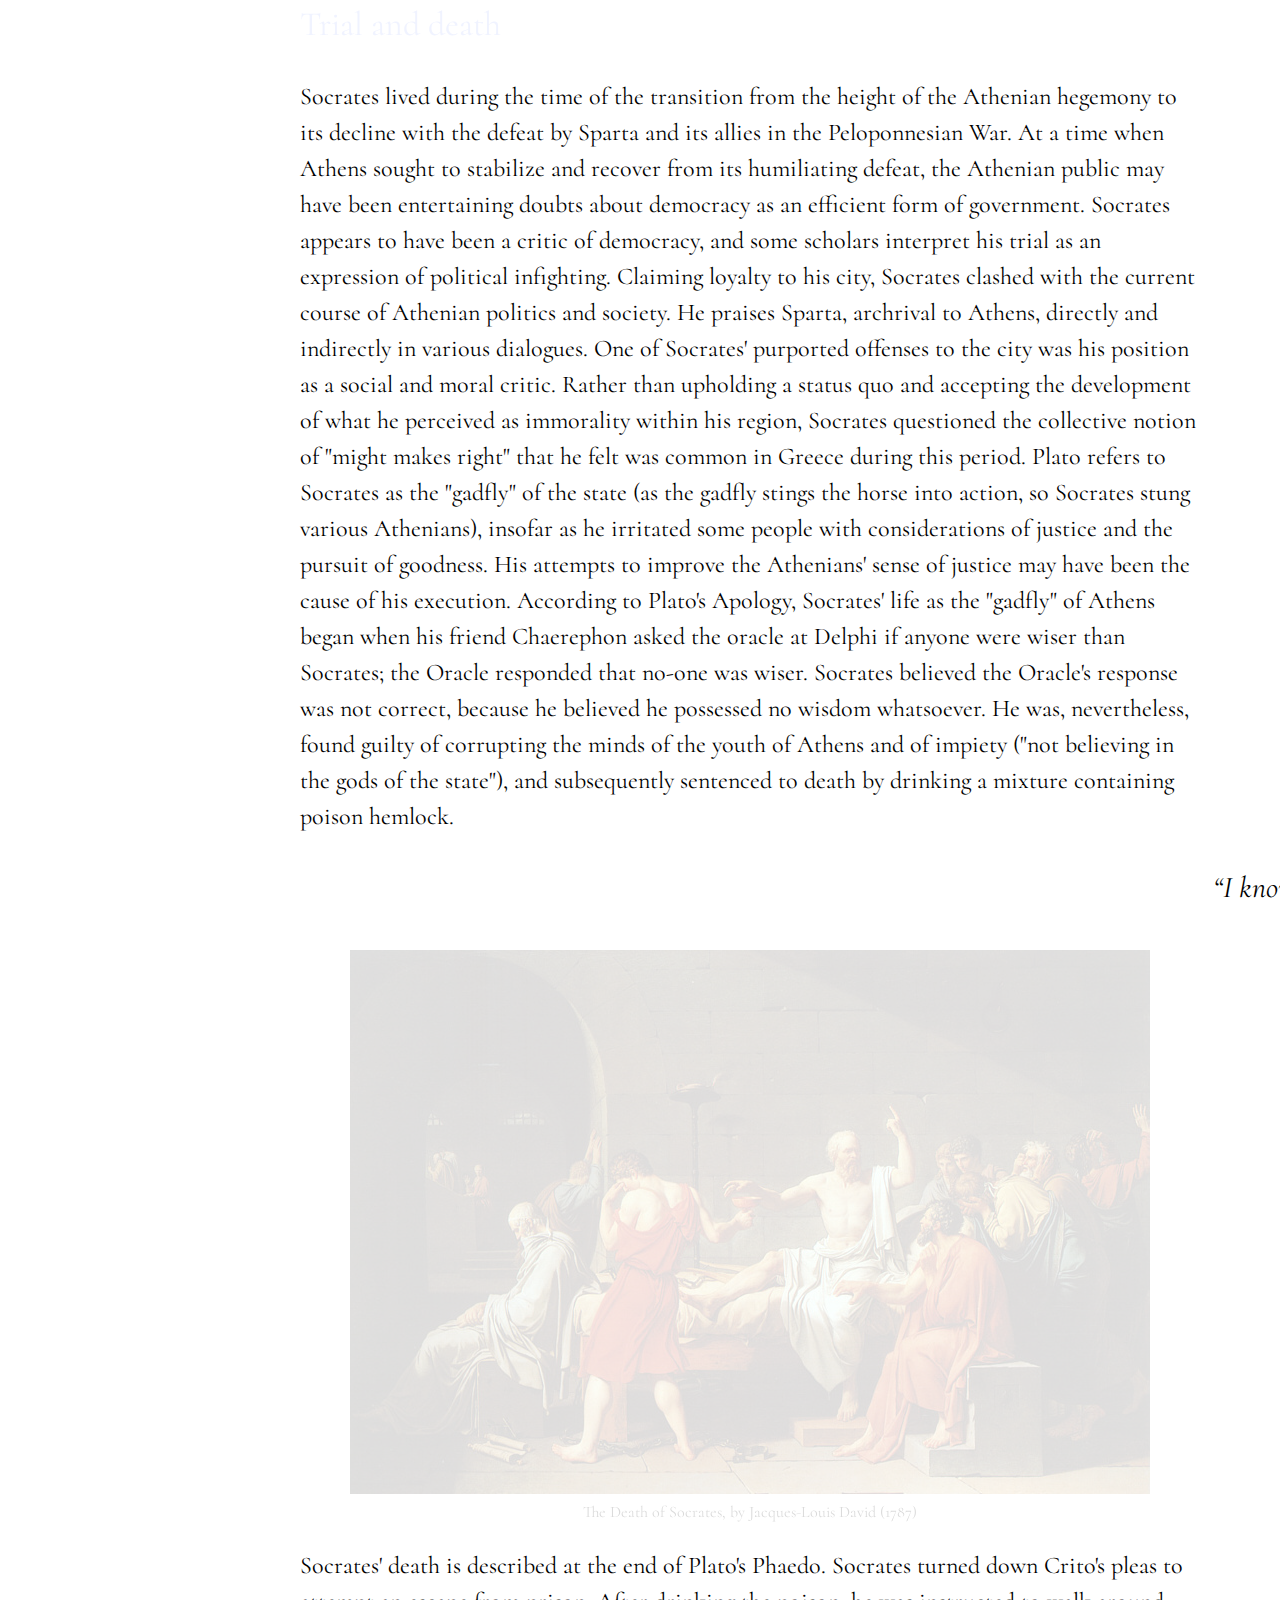
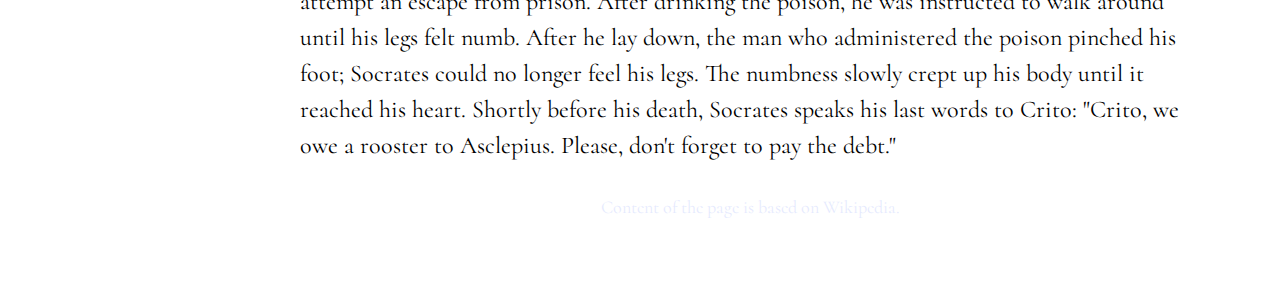
<file: socrates.html>
<!DOCTYPE html>
<html>
    <head>
        <meta charset="utf-8">
        <title>Socrates</title>
        <link rel="stylesheet" type="text/css" href="philosopher.css">
        <link href="https://fonts.googleapis.com/css?family=Cormorant" rel="stylesheet">
        <link href="lightbox/css/lightbox.min.css" rel="stylesheet">
        <script src="https://ajax.googleapis.com/ajax/libs/jquery/3.1.1/jquery.min.js"></script>
        <script src="lightbox/js/lightbox.min.js"></script>
        <script src="GRphilosophy.js"></script> 
    </head>
    <body>
        <div class="nav-bar">
            <div class="logo">
                <a href="GR-philosophy.html">
                    <img src="images.jpeg" alt="logo">
                </a>
            </div>
            <div class="menu-list">
                <ul>
                    <li><a href="socrates.html">SOCRATES</a></li>
                    <li><a href="plato.html">PLATO</a></li>
                    <li><a href="aristotle.html">ARISTOTLE</a></li>
                </ul>
            </div>
	</div>        
	<div class="container">
            <h1>SOCRATES</h1>   
                <img class="philosopher-img" src="socrates.jpeg" alt="Socrates">
                <p>Socrates was a classical Greek (Athenian) philosopher credited as one of the founders of Western philosophy. He is an enigmatic figure known chiefly through the accounts of classical writers, especially the writings of his students Plato and Xenophon and the plays of his contemporary Aristophanes. Plato's dialogues are among the most comprehensive accounts of Socrates to survive from antiquity, though it is unclear the degree to which Socrates himself is "hidden behind his 'best disciple', Plato". </p>
                <p class="motto"><em>“An honest man is always a child.”</em></p>
                <h2>Early life</h2>
                <p>Socrates first worked as a stonemason, and there was a tradition in antiquity, not credited by modern scholarship, that Socrates crafted the statues of the Three Graces, which stood near the Acropolis until the 2nd century AD.</p>
                <figure>
                    <a data-lightbox="img1" href="1200px-Regnault_Socrates_Tears_Alcibiades_from_the_Embrace_of_Sensual_Pleasure.jpg"><img src="Regnault_Socrates_Tears_Alcibiades_from_the_Embrace_of_Sensual_Pleasure2.jpg" alt="Jean-Baptiste Regnault"></a>
                    <figcaption>Socrates Tears Alcibiades from the Embrace of Sensual Pleasure by Jean-Baptiste Regnault (1791)</figcaption>
                </figure>
                <h2>Military service</h2>
                <p>For a time, Socrates fulfilled the role of hoplite, participating in the Peloponnesian war- a conflict which stretched intermittently over a period spanning 431 to 404 B.C.</p>
                <h2>Trial and death</h2>
                <p>Socrates lived during the time of the transition from the height of the Athenian hegemony to its decline with the defeat by Sparta and its allies in the Peloponnesian War. At a time when Athens sought to stabilize and recover from its humiliating defeat, the Athenian public may have been entertaining doubts about democracy as an efficient form of government. Socrates appears to have been a critic of democracy, and some scholars interpret his trial as an expression of political infighting. Claiming loyalty to his city, Socrates clashed with the current course of Athenian politics and society. He praises Sparta, archrival to Athens, directly and indirectly in various dialogues. One of Socrates' purported offenses to the city was his position as a social and moral critic. Rather than upholding a status quo and accepting the development of what he perceived as immorality within his region, Socrates questioned the collective notion of "might makes right" that he felt was common in Greece during this period. Plato refers to Socrates as the "gadfly" of the state (as the gadfly stings the horse into action, so Socrates stung various Athenians), insofar as he irritated some people with considerations of justice and the pursuit of goodness. His attempts to improve the Athenians' sense of justice may have been the cause of his execution. According to Plato's Apology, Socrates' life as the "gadfly" of Athens began when his friend Chaerephon asked the oracle at Delphi if anyone were wiser than Socrates; the Oracle responded that no-one was wiser. Socrates believed the Oracle's response was not correct, because he believed he possessed no wisdom whatsoever. He was, nevertheless, found guilty of corrupting the minds of the youth of Athens and of impiety ("not believing in the gods of the state"), and subsequently sentenced to death by drinking a mixture containing poison hemlock.</p>
                <p class="motto"><em>“I know that I know nothing.”</em></p>
                <figure>
                    <a data-lightbox="img1" href="Large_David_-_The_Death_of_Socrates.jpg"><img src="David_-_The_Death_of_Socrates.jpg" alt="Death of Socrates"></a>
                    <figcaption>The Death of Socrates, by Jacques-Louis David (1787)</figcaption>
                </figure>
                <p>Socrates' death is described at the end of Plato's Phaedo. Socrates turned down Crito's pleas to attempt an escape from prison. After drinking the poison, he was instructed to walk around until his legs felt numb. After he lay down, the man who administered the poison pinched his foot; Socrates could no longer feel his legs. The numbness slowly crept up his body until it reached his heart. Shortly before his death, Socrates speaks his last words to Crito: "Crito, we owe a rooster to Asclepius. Please, don't forget to pay the debt."</p>
        <div class="footer"><a href="https://en.wikipedia.org/wiki/Socrates" target="_blank">Content of the page is based on Wikipedia.</a></div>
        </div>
    </body>
</html>
</file>
<file: philosopher.css>
body {
    max-width: 1400px;
    margin:auto;
    padding: 20px;
    font-family: 'Cormorant', serif;
}

.nav-bar {
    position: fixed;
    width:240px;
    margin-top: 10px;
}

.menu-list ul {
    list-style: none;
    
}

.menu-list a {
    text-decoration: none;
    font-size: 30px;
    color:#5071fc;
    line-height: 1.5;
/*    display: none;*/
}

.container{
    margin: 0px 60px 0px 280px;
    font-size: 24px;
    line-height: 1.5;
}

.container h1 {
    margin-bottom: 50px;
    text-align: center;
    font-size: 44px;
    color:#5071fc;
    font-weight: normal;
/*    display: none;*/
}

.container ul {
    list-style: none;
    padding-left: 24px;
}
.container ul li {
    text-indent: -24px;
    margin-bottom: 6px;
}
.container ul li::before {
    content: "– ";
    padding-right: 6px;
   /* text-indent: -18px;*/
}

.philosopher-img {
    float: left;
    margin: 10px 40px 30px 0px;
    border-radius: 20px;
}

.motto {
    font-size: 30px;
    text-align: center;
    font-weight: normal;
    position: relative;
}

h2 {
    color: #5071fc;
    font-size: 34px;
    font-weight: normal;
/*    display: none;*/
}

figure figcaption {
    text-align: center;
    margin-top: 6px;
    font-size: 16px;
}

figure img {
    display: block;
    margin: 40px auto 0px auto;
    max-width: 100%;
}

.container .active {
    color:#5071fc;
    font-family: 'Cormorant', serif;
    text-decoration: none;
    font-size: 24px;
}

.container .footer  {
    text-align: center;
    /*max-width: 300px;*/
    /*margin: auto;*/
    padding-bottom: 50px;
}

.container .footer a {
    color:#5071fc;
    font-size: 18px;
    text-decoration: none;
}

/*
@media (max-width:1100px) {
    figure img {
        max-width: 100%;
    }
}
*/

@media (max-width:850px) {
    .container h1 {
        font-size: 36px; 
    }
    
    .nav-bar {
        position: static;
        float: left;
    }
    
    .container {
        margin-left: 0;
        font-size: 24px;
    }
    
    /*figure img {
        width: 150%;
        margin:0px;
        padding: 0px;
    }*/
    
    h2 {
        font-size: 28px;
    }
    .menu-list a {
        font-size: 28px;
    }
    .container {
        font-size: 22px;
    }
    figure figcaption {
        font-size: 12px;
    }
    
}

@media (max-width: 600px) {
    .nav-bar {
        float: none;
        margin: auto;
    }
    
    /*.container {
        margin-left: 0;
        font-size: 24px;
    }*/
    
    .container h1 {
        font-size: 30px;
        font-weight: 700;
    }
    
    .container h2 {
        font-size: 22px;
    }
    
    .motto {
        font-size: 22px;
    }

    .nav-bar img {
        /*width: 70%;*/
        margin-left: 20px;
    }
    
    .container {
        font-size: 18px;
        margin-right: 0px;
    }
    
    .container .active {
        font-size: 22px;
    }
}

@media (max-width: 400px) {
    .philosopher-img {
        width: 50%;
    }
    
    /*.nav-bar {
        margin:auto; 
    }*/
    
    .nav-bar img {
        width: 70%;
        margin-left: 20px;
    }
    
    .menu-list a {
        font-size: 24px;
    }
    
    /*figure img {
        width: 100%;
        margin:0px;
    }*/
    
}

@media (max-width: 300px) {
    .philosopher-img {
        width: 50%;
    }
}
</file>
